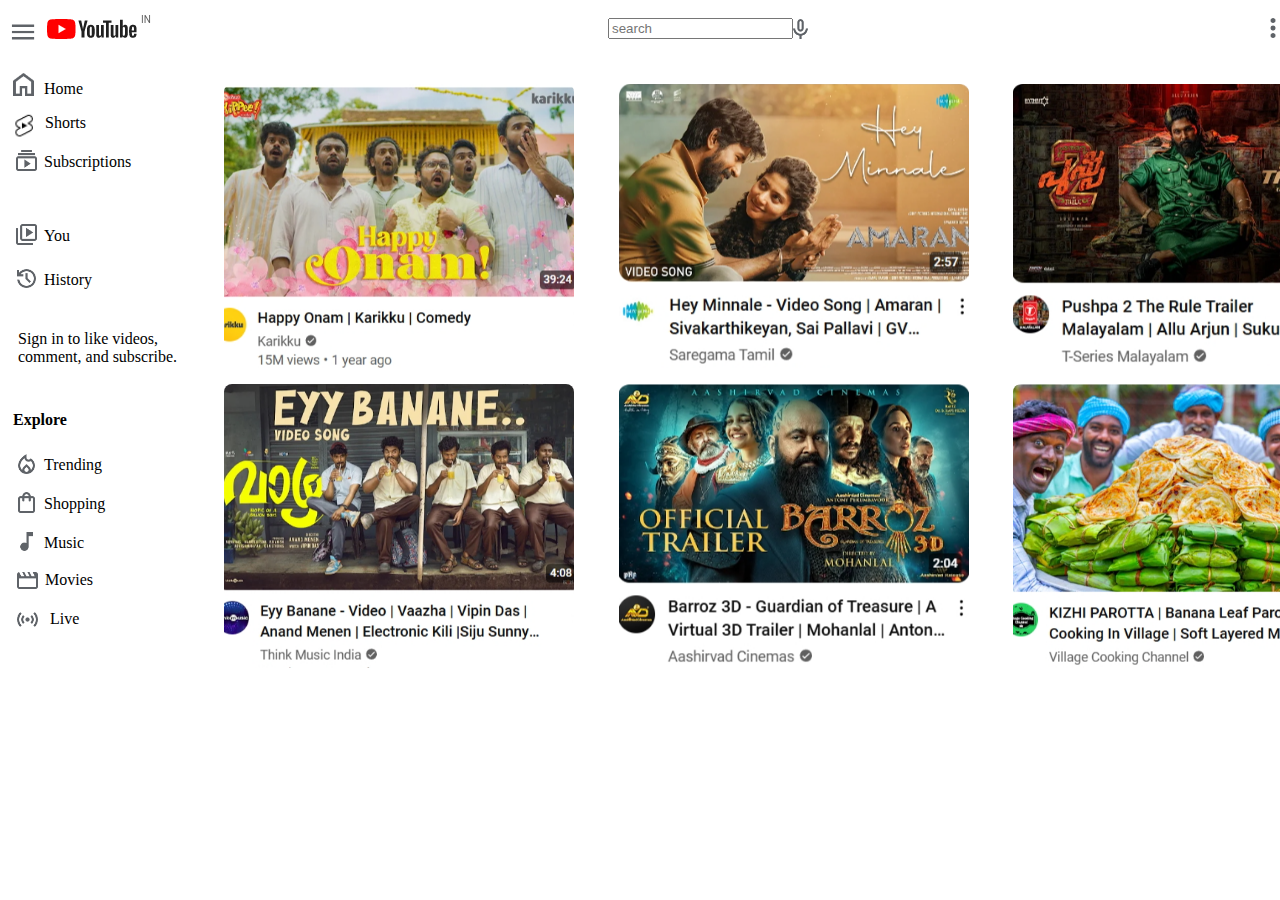
<file: index.html>
<!DOCTYPE html>
<html lang="en">
<head>
    <meta charset="UTF-8">
    <meta name="viewport" content="width=device-width, initial-scale=1.0">
    <title>Document</title>
    <link rel="stylesheet" href="youtub.css">
</head>
<body>
    <div class="main">
        <div class="side">
            <div class="child1"><img src="menu_24dp_5F6368_FILL0_wght400_GRAD0_opsz24.png" height="30px"><img src="y1.png"></div><br>
            <div class="child2"><img src="home_24dp_5F6368_FILL0_wght400_GRAD0_opsz24.png" height="31px"><p>Home</p></div>
            <div class="child3"><img src="y2.png" height="40pxpx"><p class="child31">Shorts</p></div>
            <div class="child4"><img src="subscriptions_24dp_5F6368_FILL0_wght400_GRAD0_opsz24.png" height="25px"><p class="child41">Subscriptions</p></div>
            <div class="child5"><img src="video_library_24dp_5F6368_FILL0_wght400_GRAD0_opsz24.png" height="25px"><p class="child51">You</p></div>
            <div class="child6"><img src="history_24dp_5F6368_FILL0_wght400_GRAD0_opsz24.png" height="25px"><p class="child61">History</p></div>
            <div class="child7"><p class="child7">Sign in to like videos,<br> comment, and subscribe.</p></div><br>
            <h4>Explore</h4>
            <div class="child8"><img src="local_fire_department_24dp_5F6368_FILL0_wght400_GRAD0_opsz24.png" height="25px"><p class="child81">Trending</p></div>
            <div class="child9"><img src="shopping_bag_24dp_5F6368_FILL0_wght400_GRAD0_opsz24.png" height="25px"><p class="child91">Shopping</p></div>
            <div class="child10"><img src="music_note_24dp_5F6368_FILL0_wght400_GRAD0_opsz24.png" height="25px"><p class="child101">Music</p></div>
            <div class="child11"><img src="movie_24dp_5F6368_FILL0_wght400_GRAD0_opsz24.png" height="25px"><p class="child111">Movies</p></div>
            <div class="child12"><img src="sensors_24dp_5F6368_FILL0_wght400_GRAD0_opsz24.png" height="25px"><p class="child121">Live</p></div>
        </div>
        <div class="nav">
            <div class="nav1"><input type="search" placeholder="search">
            <div class="nav2"><img src="mic_24dp_5F6368_FILL0_wght400_GRAD0_opsz24.png" height="25px"></div>
            </div>
            <div class="nav3"><img src="more_vert_24dp_5F6368_FILL0_wght400_GRAD0_opsz24.png" height="30px"></div>
            <div class="nav4"><button>Sign in</button>
        </div>
        <div class="scnav">
            
        </div>
        <!-- <div class="grid">
            <div class="grid-item"><img src="g2.png" alt="Thumbnail 1"></div>
            <div class="grid-item"><img src="g2.png" alt="Thumbnail 2"></div>
            <div class="grid-item"><img src="g2.png" alt="Thumbnail 3"></div>
            <div class="grid-item"><img src="g2.png" alt="Thumbnail 4"></div>
            <div class="grid-item"><img src="g2.png" alt="Thumbnail 5"></div>
            <div class="grid-item"><img src="g2.png" alt="Thumbnail 6"></div>
            <div class="grid-item"><img src="g2.png" alt="Thumbnail 7"></div>
            <div class="grid-item"><img src="g2.png" alt="Thumbnail 8"></div>
        </div>
        </div> -->
        </div>
    <div class="grid">
        <div class="grid1">
            <div class="grid-item"><a href="https://youtu.be/InGnxypZY7s?si=RI_RgfHAbsb5prBj"><img src="g2.png" alt="Thumbnail 1"></a></div>
            <div class="grid-item"><a href="https://youtu.be/AY3Yea6hBbI?si=tiWLL904ZuQlezWH"><img src="g8.png" alt="Thumbnail 2"></a></div>
            <div class="grid-item"><a href="https://youtu.be/Tr2MvMBLU8A?si=2DyEq9KdLyC5VKom"><img src="g9.png" alt="Thumbnail 3"></a></div>
            <div class="grid-item"><a href="https://youtu.be/e1BHIY9p2WU?si=eLY-3G8Q-wz7KrWO"><img src="g4.png" alt="Thumbnail 4"></a></div>
            <div class="grid-item"><a href="https://youtu.be/tQ_VDT2eNWk?si=iULrDlV7-__pxO2Q"><img src="g7.png" alt="Thumbnail 5"></a></div>
            <div class="grid-item"><a href="https://youtu.be/AUMpaYtV19M?si=bcRkDLWXHFz1JkIU"><img src="g6.png" alt="Thumbnail 6"></a></div>
        </div>
    </div>
</body>
</html>
</file>
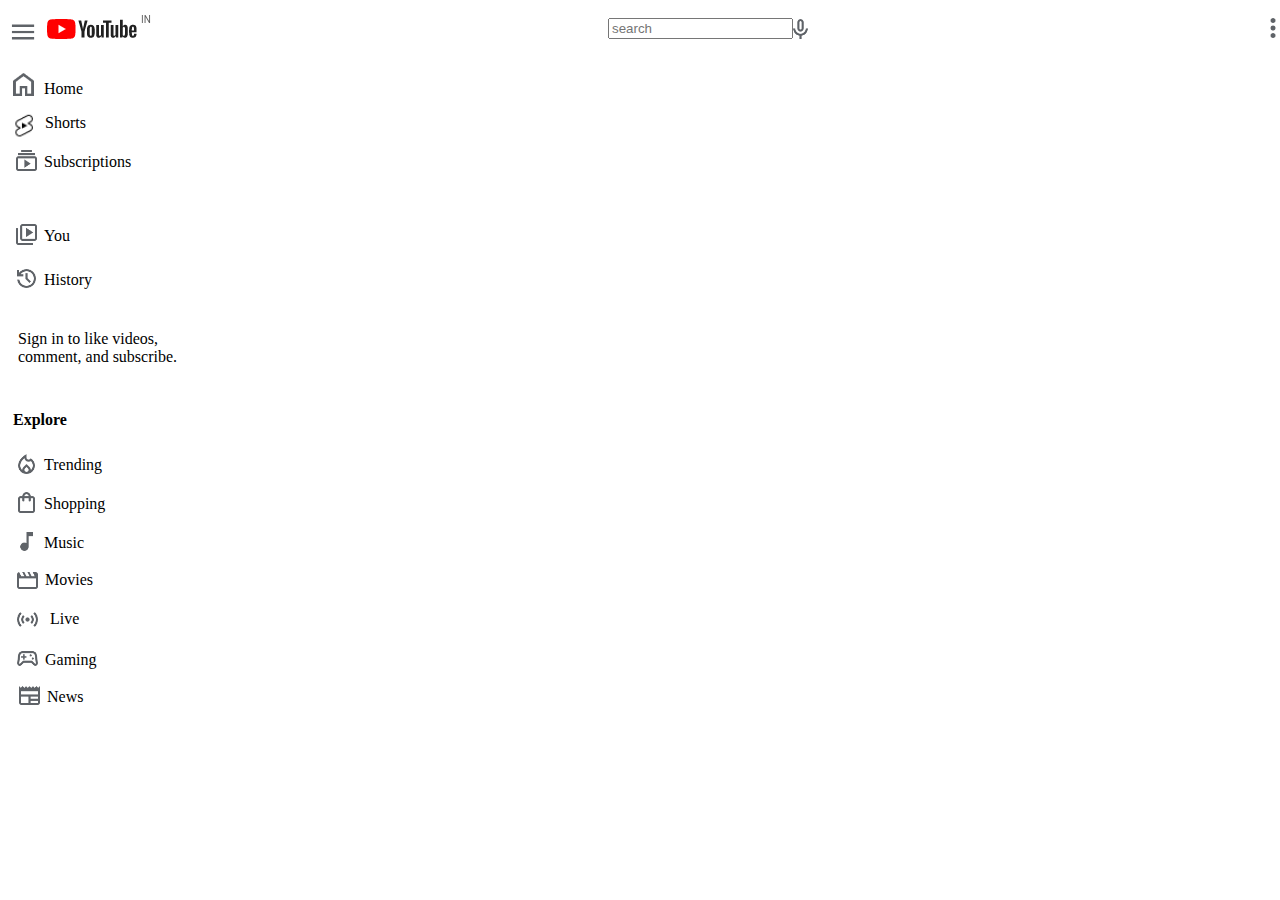
<file: youtub.html>
<!DOCTYPE html>
<html lang="en">
<head>
    <meta charset="UTF-8">
    <meta name="viewport" content="width=device-width, initial-scale=1.0">
    <title>Document</title>
    <link rel="stylesheet" href="youtub.css">
</head>
<body>
    <div class="main">
        <div class="side">
            <div class="child1"><img src="menu_24dp_5F6368_FILL0_wght400_GRAD0_opsz24.png" height="30px"><img src="y1.png"></div><br>
            <div class="child2"><img src="home_24dp_5F6368_FILL0_wght400_GRAD0_opsz24.png" height="31px"><p>Home</p></div>
            <div class="child3"><img src="y2.png" height="40pxpx"><p class="child31">Shorts</p></div>
            <div class="child4"><img src="subscriptions_24dp_5F6368_FILL0_wght400_GRAD0_opsz24.png" height="25px"><p class="child41">Subscriptions</p></div>
            <div class="child5"><img src="video_library_24dp_5F6368_FILL0_wght400_GRAD0_opsz24.png" height="25px"><p class="child51">You</p></div>
            <div class="child6"><img src="history_24dp_5F6368_FILL0_wght400_GRAD0_opsz24.png" height="25px"><p class="child61">History</p></div>
            <div class="child7"><p class="child7">Sign in to like videos,<br> comment, and subscribe.</p></div><br>
            <h4>Explore</h4>
            <div class="child8"><img src="local_fire_department_24dp_5F6368_FILL0_wght400_GRAD0_opsz24.png" height="25px"><p class="child81">Trending</p></div>
            <div class="child9"><img src="shopping_bag_24dp_5F6368_FILL0_wght400_GRAD0_opsz24.png" height="25px"><p class="child91">Shopping</p></div>
            <div class="child10"><img src="music_note_24dp_5F6368_FILL0_wght400_GRAD0_opsz24.png" height="25px"><p class="child101">Music</p></div>
            <div class="child11"><img src="movie_24dp_5F6368_FILL0_wght400_GRAD0_opsz24.png" height="25px"><p class="child111">Movies</p></div>
            <div class="child12"><img src="sensors_24dp_5F6368_FILL0_wght400_GRAD0_opsz24.png" height="25px"><p class="child121">Live</p></div>
            <div class="child13"><img src="sports_esports_24dp_5F6368_FILL0_wght400_GRAD0_opsz24.png" height="25px"><p class="child131">Gaming</p></div>
            <div class="child14"><img src="newspaper_24dp_5F6368_FILL0_wght400_GRAD0_opsz24.png" height="25px"><p class="child141">News</p></div>
        </div>
        <div class="nav">
            <div class="nav1"><input type="search" placeholder="search">
            <div class="nav2"><img src="mic_24dp_5F6368_FILL0_wght400_GRAD0_opsz24.png" height="25px"></div>
            </div>
            <div class="nav3"><img src="more_vert_24dp_5F6368_FILL0_wght400_GRAD0_opsz24.png" height="30px"></div>
            <div class="nav4"><button>Sign in</button>
        </div>
        <div class="scnav">
            
        </div>
        </div>
    
</body>
</html>
</file>
<file: youtub.css>
.main{
    width: 1200px;
    height: 600px;
    background-color: white;
}
.side{
    
    width: 200px;
    height: 40px;
    
}
.child2{
    display: flex;
}
p{
    position: relative;
    bottom: 5px;
    left: 5px;
}
.child3{
    position: relative;
    right: 10px;
    bottom: 15px;
}
.child31{
    position: relative;
    bottom:50px ;
    left: 47px;
}
.child4{
    position: relative;
    bottom: 65px;
    left: 6px;
}
.child41{
    position: relative;
    left: 30px;
    bottom: 40px;
}
.child5{
    position: relative;
    bottom: 70px;
    left: 6px;
}
.child51{
    position: relative;
    left: 30px;
    bottom: 40px;
}
.child6{
    position: relative;
    left: 6px;
    bottom: 105px;
}
.child61{
    position: relative;
    left:30px ;
    bottom: 40px;
}
.child7{
    position: relative;
    bottom:60px ;
    left: 5px;
}
h4{
    position: relative;
    bottom: 130px;
    left:5px ;
    font-weight: ;
}
.child8{
    position: relative;
    left: 6px;
    bottom: 130px;

}
.child81{
    position: relative;
    left:30px ;
    bottom: 40px;
}
.child9{
    position: relative;
    left: 6px;
    bottom: 170px;
}
.child91{
    position: relative;
    bottom: 40px;
    left: 30px;
}
.child10{
    position: relative;
    left: 6px;
    bottom: 210px;
}
.child101{
    position: relative;
    bottom: 40px;
    left: 30px;
}
.child11{
    position: relative;
    left: 7px;
    bottom: 250px;
}
.child111{
    position: relative;
    bottom: 42px;
    left: 30px;
}
.child12{
    position: relative;
    left: 7px;
    bottom: 290px;
}
.child121{
    position: relative;
    bottom: 42px;
    left: 35px;
}
.child13{
    position: relative;
    left: 7px;
    bottom: 330px;
}
.child131{
    position: relative;
    bottom: 40px;
    left: 30px;
}
.child14{
    position: relative;
    left: 9px;
    bottom: 372px;
}
.child141{
    position: relative;
    bottom: 40px;
    left: 30px;
}
.nav{
    width: 1200px;
    display: flex;
    position: relative;
    left: 200px;
    bottom: 40px;
    height: 40px;
}
.nav1{
    justify-content: center;
    padding-left: 200px;
    position: relative;
    left:200px ;
    padding-top: 10px;
    width: 800px;
    border-radius:600px;

}
.nav2{
    position: relative;
    left: 180px;
    bottom:22px ;
}
.nav4{
    position: relative;
    top: 8px;
    left: 50px;
    
}
.nav3{
    position: relative;
    left: 50px;
    top: 5px;
}
.grid1 {
    display: grid;
    grid-template-columns: repeat(auto-fill, minmax(320px, 1fr));
    gap: 16px;
    padding: 16px;
    position: relative;
    left: 200px;
    bottom: 20px;
}

.grid-item img {
    width: 350px;
    height: 100%;
    object-fit: cover;
    border-radius: 8px;
    display: flex;
}

@media (max-width: 768px) {
    .grid {
        grid-template-columns: repeat(auto-fill, minmax(250px, 1fr));
    }
}

@media (max-width: 480px) {
    .grid {
        grid-template-columns: 1fr;
    }
} */
.grid{
    height: 300px;
    width: 1150px;
    background-color: red;
    
}
</file>
